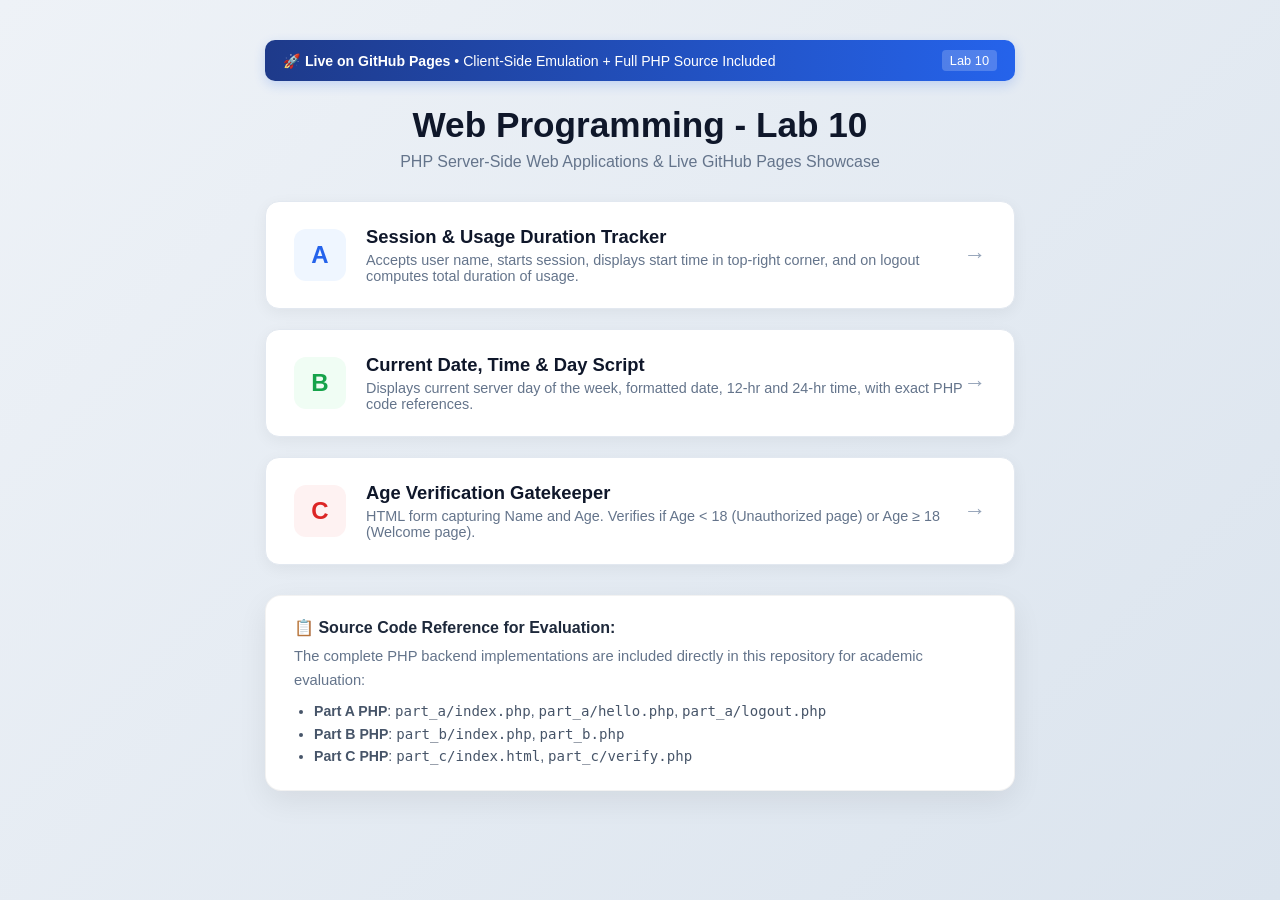
<file: index.html>
<!DOCTYPE html>
<html lang="en">
<head>
    <meta charset="UTF-8">
    <meta name="viewport" content="width=device-width, initial-scale=1.0">
    <title>Web Programming Lab 10 - Web Applications</title>
    <link rel="stylesheet" href="style.css">
    <style>
        .banner-gh-pages {
            background: linear-gradient(90deg, #1e3a8a, #2563eb);
            color: #ffffff;
            font-size: 0.88rem;
            padding: 10px 18px;
            border-radius: 10px;
            margin-bottom: 24px;
            display: flex;
            align-items: center;
            justify-content: space-between;
            box-shadow: 0 4px 12px rgba(37, 99, 235, 0.2);
        }
    </style>
</head>
<body>

    <div class="container">
        <!-- Live GitHub Pages Banner -->
        <div class="banner-gh-pages">
            <span>🚀 <strong>Live on GitHub Pages</strong> &bull; Client-Side Emulation + Full PHP Source Included</span>
            <span style="font-size: 0.8rem; background: rgba(255,255,255,0.2); padding: 3px 8px; border-radius: 4px;">Lab 10</span>
        </div>

        <!-- Main Header -->
        <header class="main-header">
            <h1>Web Programming - Lab 10</h1>
            <p>PHP Server-Side Web Applications &amp; Live GitHub Pages Showcase</p>
        </header>

        <!-- Navigation Portal Cards -->
        <div class="portal-grid">
            
            <!-- Part A -->
            <a href="part_a/index.html" class="portal-card">
                <div class="portal-info">
                    <div class="portal-badge">A</div>
                    <div class="portal-content">
                        <h3>Session &amp; Usage Duration Tracker</h3>
                        <p>Accepts user name, starts session, displays start time in top-right corner, and on logout computes total duration of usage.</p>
                    </div>
                </div>
                <div class="arrow-icon">→</div>
            </a>

            <!-- Part B -->
            <a href="part_b/index.html" class="portal-card">
                <div class="portal-info">
                    <div class="portal-badge" style="background: #f0fdf4; color: #16a34a;">B</div>
                    <div class="portal-content">
                        <h3>Current Date, Time &amp; Day Script</h3>
                        <p>Displays current server day of the week, formatted date, 12-hr and 24-hr time, with exact PHP code references.</p>
                    </div>
                </div>
                <div class="arrow-icon">→</div>
            </a>

            <!-- Part C -->
            <a href="part_c/index.html" class="portal-card">
                <div class="portal-info">
                    <div class="portal-badge" style="background: #fef2f2; color: #dc2626;">C</div>
                    <div class="portal-content">
                        <h3>Age Verification Gatekeeper</h3>
                        <p>HTML form capturing Name and Age. Verifies if Age &lt; 18 (Unauthorized page) or Age &ge; 18 (Welcome page).</p>
                    </div>
                </div>
                <div class="arrow-icon">→</div>
            </a>

        </div>

        <!-- Information Footer Card -->
        <div class="card" style="margin-top: 30px; padding: 22px 28px; background: #ffffff;">
            <h4 style="margin-bottom: 8px; color: #1e293b; font-size: 1rem;">📋 Source Code Reference for Evaluation:</h4>
            <p style="color: #64748b; font-size: 0.92rem; line-height: 1.6; margin-bottom: 8px;">
                The complete PHP backend implementations are included directly in this repository for academic evaluation:
            </p>
            <ul style="color: #475569; font-size: 0.88rem; padding-left: 20px; line-height: 1.6;">
                <li><strong>Part A PHP</strong>: <code>part_a/index.php</code>, <code>part_a/hello.php</code>, <code>part_a/logout.php</code></li>
                <li><strong>Part B PHP</strong>: <code>part_b/index.php</code>, <code>part_b.php</code></li>
                <li><strong>Part C PHP</strong>: <code>part_c/index.html</code>, <code>part_c/verify.php</code></li>
            </ul>
        </div>
    </div>

</body>
</html>
</file>
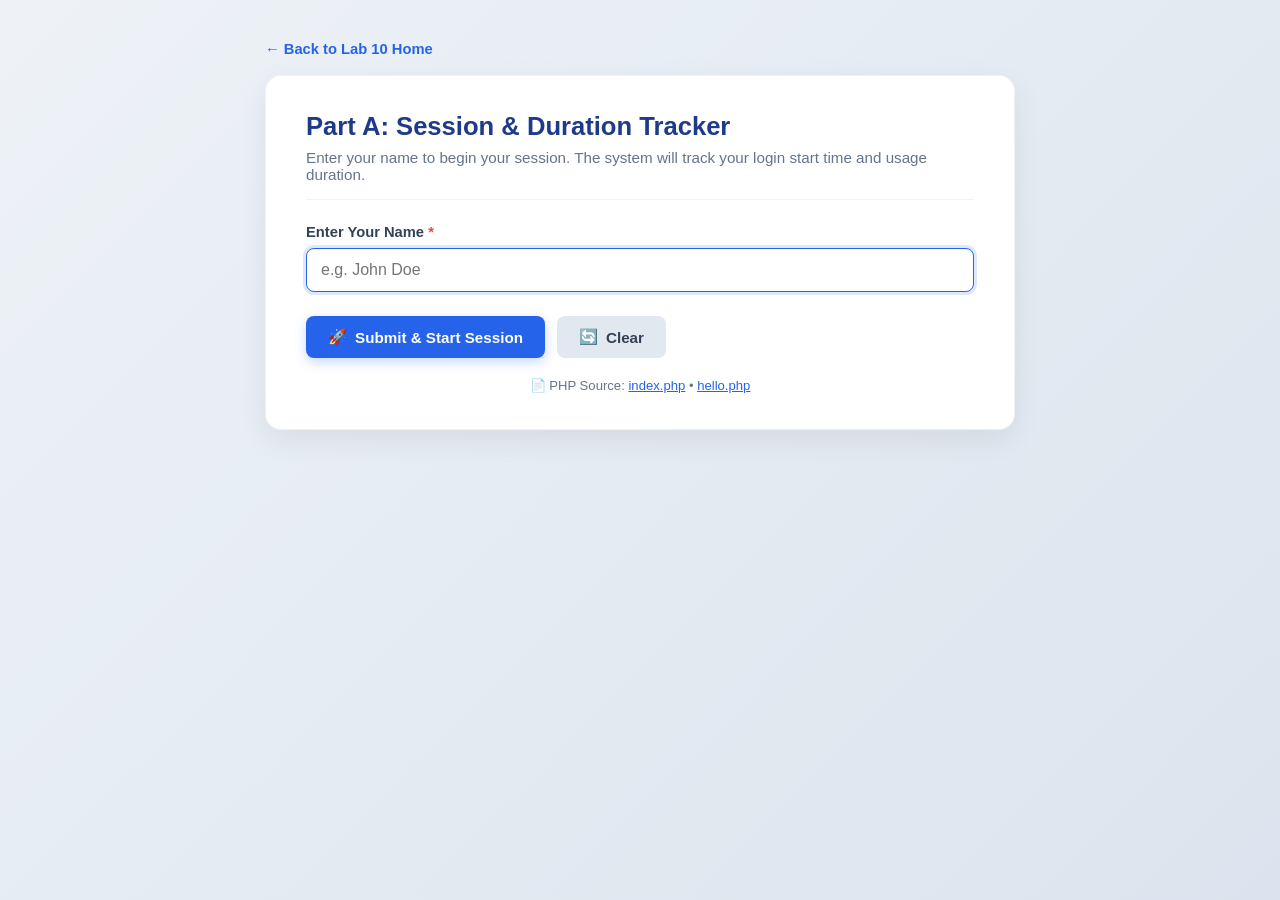
<file: part_a/index.html>
<!DOCTYPE html>
<html lang="en">
<head>
    <meta charset="UTF-8">
    <meta name="viewport" content="width=device-width, initial-scale=1.0">
    <title>Lab 10 (a) - User Login &amp; Session Tracker</title>
    <link rel="stylesheet" href="../style.css">
</head>
<body>

    <div class="container">
        <a href="../index.html" class="back-link">← Back to Lab 10 Home</a>

        <div class="card">
            <h2 class="card-title">Part A: Session &amp; Duration Tracker</h2>
            <p class="card-desc">Enter your name to begin your session. The system will track your login start time and usage duration.</p>

            <form id="sessionForm">
                <div class="form-group">
                    <label for="userName">Enter Your Name <span style="color: #ef4444;">*</span></label>
                    <input type="text" id="userName" name="name" placeholder="e.g. John Doe" required autofocus autocomplete="off">
                </div>

                <div class="btn-group">
                    <button type="submit" class="btn btn-primary">
                        <span>🚀</span> Submit &amp; Start Session
                    </button>
                    <button type="reset" class="btn btn-secondary">
                        <span>🔄</span> Clear
                    </button>
                </div>
            </form>

            <div style="margin-top: 20px; font-size: 0.82rem; color: #64748b; text-align: center;">
                📄 PHP Source: <a href="index.php" style="color: #2563eb;">index.php</a> &bull; <a href="hello.php" style="color: #2563eb;">hello.php</a>
            </div>
        </div>
    </div>

    <script>
        // Check if already in active session
        if (sessionStorage.getItem('lab10_user_name')) {
            window.location.href = 'hello.html';
        }

        const form = document.getElementById('sessionForm');
        form.addEventListener('submit', function(e) {
            e.preventDefault();
            const name = document.getElementById('userName').value.trim();
            if (!name) return;

            // Emulate PHP session_start() & $_SESSION['user_name'], $_SESSION['start_timestamp']
            const now = new Date();
            sessionStorage.setItem('lab10_user_name', name);
            sessionStorage.setItem('lab10_start_timestamp', Date.now().toString());
            sessionStorage.setItem('lab10_start_time_str', now.toLocaleTimeString('en-US', { hour: '2-digit', minute: '2-digit', second: '2-digit', hour12: true }));
            sessionStorage.setItem('lab10_start_date_str', now.toLocaleDateString('en-GB'));

            window.location.href = 'hello.html';
        });
    </script>

</body>
</html>
</file>
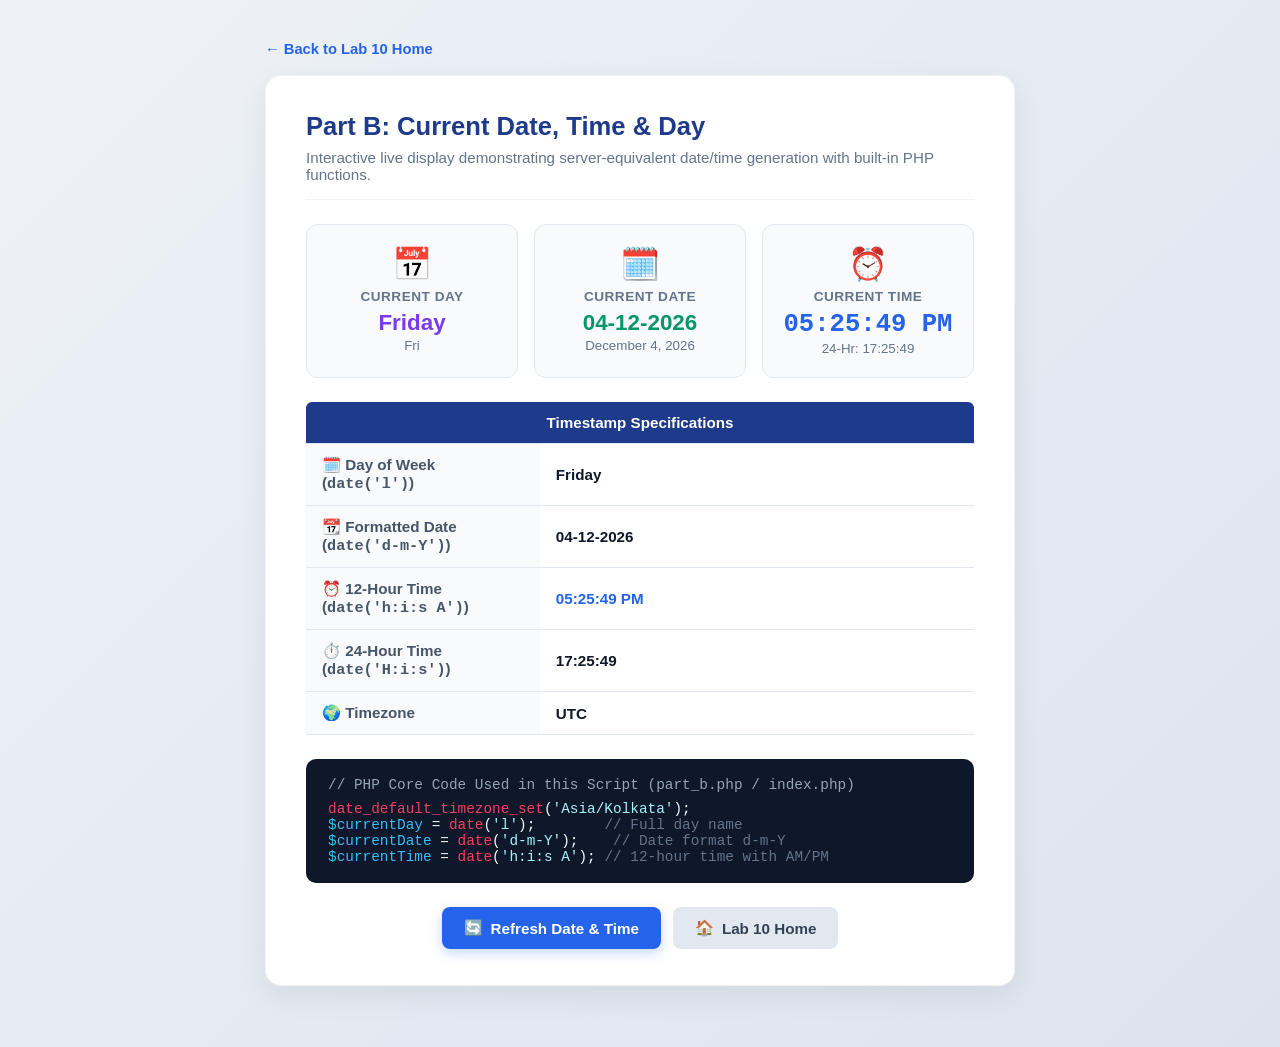
<file: part_b/index.html>
<!DOCTYPE html>
<html lang="en">
<head>
    <meta charset="UTF-8">
    <meta name="viewport" content="width=device-width, initial-scale=1.0">
    <title>Lab 10 (b) - Current Date, Time and Day</title>
    <link rel="stylesheet" href="../style.css">
</head>
<body>

    <div class="container">
        <a href="../index.html" class="back-link">← Back to Lab 10 Home</a>

        <div class="card">
            <h2 class="card-title">Part B: Current Date, Time &amp; Day</h2>
            <p class="card-desc">Interactive live display demonstrating server-equivalent date/time generation with built-in PHP functions.</p>

            <!-- Main Display Cards -->
            <div class="datetime-display">
                <!-- Day Card -->
                <div class="dt-card">
                    <div class="icon">📅</div>
                    <div class="title">Current Day</div>
                    <div class="value" id="dispDay" style="color: #7c3aed;">Loading...</div>
                    <small id="dispShortDay" style="color: #64748b;">--</small>
                </div>

                <!-- Date Card -->
                <div class="dt-card">
                    <div class="icon">🗓️</div>
                    <div class="title">Current Date</div>
                    <div class="value" id="dispDate" style="color: #059669;">Loading...</div>
                    <small id="dispFormalDate" style="color: #64748b;">--</small>
                </div>

                <!-- Time Card -->
                <div class="dt-card time-card">
                    <div class="icon">⏰</div>
                    <div class="title">Current Time</div>
                    <div class="value" id="dispTime12">--:--:--</div>
                    <small id="dispTime24" style="color: #64748b;">24-Hr: --:--:--</small>
                </div>
            </div>

            <!-- Detailed Breakdown Table -->
            <table class="info-table" style="margin-top: 20px;">
                <thead>
                    <tr>
                        <th colspan="2" style="background: #1e3a8a; color: white; text-align: center; border-radius: 6px 6px 0 0;">
                            Timestamp Specifications
                        </th>
                    </tr>
                </thead>
                <tbody>
                    <tr>
                        <th>🗓️ Day of Week (<code>date('l')</code>)</th>
                        <td><strong id="tblDay">--</strong></td>
                    </tr>
                    <tr>
                        <th>📆 Formatted Date (<code>date('d-m-Y')</code>)</th>
                        <td><strong id="tblDate">--</strong></td>
                    </tr>
                    <tr>
                        <th>⏰ 12-Hour Time (<code>date('h:i:s A')</code>)</th>
                        <td><span id="tblTime12" style="color: #2563eb; font-weight: 700;">--</span></td>
                    </tr>
                    <tr>
                        <th>⏱️ 24-Hour Time (<code>date('H:i:s')</code>)</th>
                        <td><span id="tblTime24">--</span></td>
                    </tr>
                    <tr>
                        <th>🌍 Timezone</th>
                        <td id="tblTz">Asia/Kolkata (IST)</td>
                    </tr>
                </tbody>
            </table>

            <!-- PHP Code Snippet -->
            <div style="background: #0f172a; color: #f8fafc; padding: 18px 22px; border-radius: 10px; margin-top: 24px; font-family: 'Courier New', Courier, monospace; font-size: 0.9rem; overflow-x: auto;">
                <div style="color: #94a3b8; margin-bottom: 8px;">// PHP Core Code Used in this Script (part_b.php / index.php)</div>
                <div><span style="color: #f43f5e;">date_default_timezone_set</span>(<span style="color: #a5f3fc;">'Asia/Kolkata'</span>);</div>
                <div><span style="color: #38bdf8;">$currentDay</span>  = <span style="color: #f43f5e;">date</span>(<span style="color: #a5f3fc;">'l'</span>); &nbsp;&nbsp;&nbsp;&nbsp;&nbsp;&nbsp;&nbsp;<span style="color: #64748b;">// Full day name</span></div>
                <div><span style="color: #38bdf8;">$currentDate</span> = <span style="color: #f43f5e;">date</span>(<span style="color: #a5f3fc;">'d-m-Y'</span>); &nbsp;&nbsp;&nbsp;<span style="color: #64748b;">// Date format d-m-Y</span></div>
                <div><span style="color: #38bdf8;">$currentTime</span> = <span style="color: #f43f5e;">date</span>(<span style="color: #a5f3fc;">'h:i:s A'</span>); <span style="color: #64748b;">// 12-hour time with AM/PM</span></div>
            </div>

            <div class="btn-group" style="justify-content: center; margin-top: 24px;">
                <button type="button" class="btn btn-primary" onclick="updateTime()">
                    <span>🔄</span> Refresh Date &amp; Time
                </button>
                <a href="../index.html" class="btn btn-secondary">
                    <span>🏠</span> Lab 10 Home
                </a>
            </div>

        </div>
    </div>

    <script>
        function updateTime() {
            const now = new Date();
            const days = ['Sunday', 'Monday', 'Tuesday', 'Wednesday', 'Thursday', 'Friday', 'Saturday'];
            const shortDays = ['Sun', 'Mon', 'Tue', 'Wed', 'Thu', 'Fri', 'Sat'];
            const months = ['January', 'February', 'March', 'April', 'May', 'June', 'July', 'August', 'September', 'October', 'November', 'December'];

            const dayName = days[now.getDay()];
            const shortDayName = shortDays[now.getDay()];
            const d = String(now.getDate()).padStart(2, '0');
            const m = String(now.getMonth() + 1).padStart(2, '0');
            const y = now.getFullYear();

            const dateStr = `${d}-${m}-${y}`;
            const formalDateStr = `${months[now.getMonth()]} ${now.getDate()}, ${y}`;

            const time12Str = now.toLocaleTimeString('en-US', { hour: '2-digit', minute: '2-digit', second: '2-digit', hour12: true });
            const time24Str = now.toLocaleTimeString('en-GB', { hour: '2-digit', minute: '2-digit', second: '2-digit', hour12: false });

            document.getElementById('dispDay').textContent = dayName;
            document.getElementById('dispShortDay').textContent = shortDayName;
            document.getElementById('dispDate').textContent = dateStr;
            document.getElementById('dispFormalDate').textContent = formalDateStr;
            document.getElementById('dispTime12').textContent = time12Str;
            document.getElementById('dispTime24').textContent = `24-Hr: ${time24Str}`;

            document.getElementById('tblDay').textContent = dayName;
            document.getElementById('tblDate').textContent = dateStr;
            document.getElementById('tblTime12').textContent = time12Str;
            document.getElementById('tblTime24').textContent = time24Str;
            document.getElementById('tblTz').textContent = Intl.DateTimeFormat().resolvedOptions().timeZone || 'Asia/Kolkata';
        }

        updateTime();
        setInterval(updateTime, 1000);
    </script>

</body>
</html>
</file>
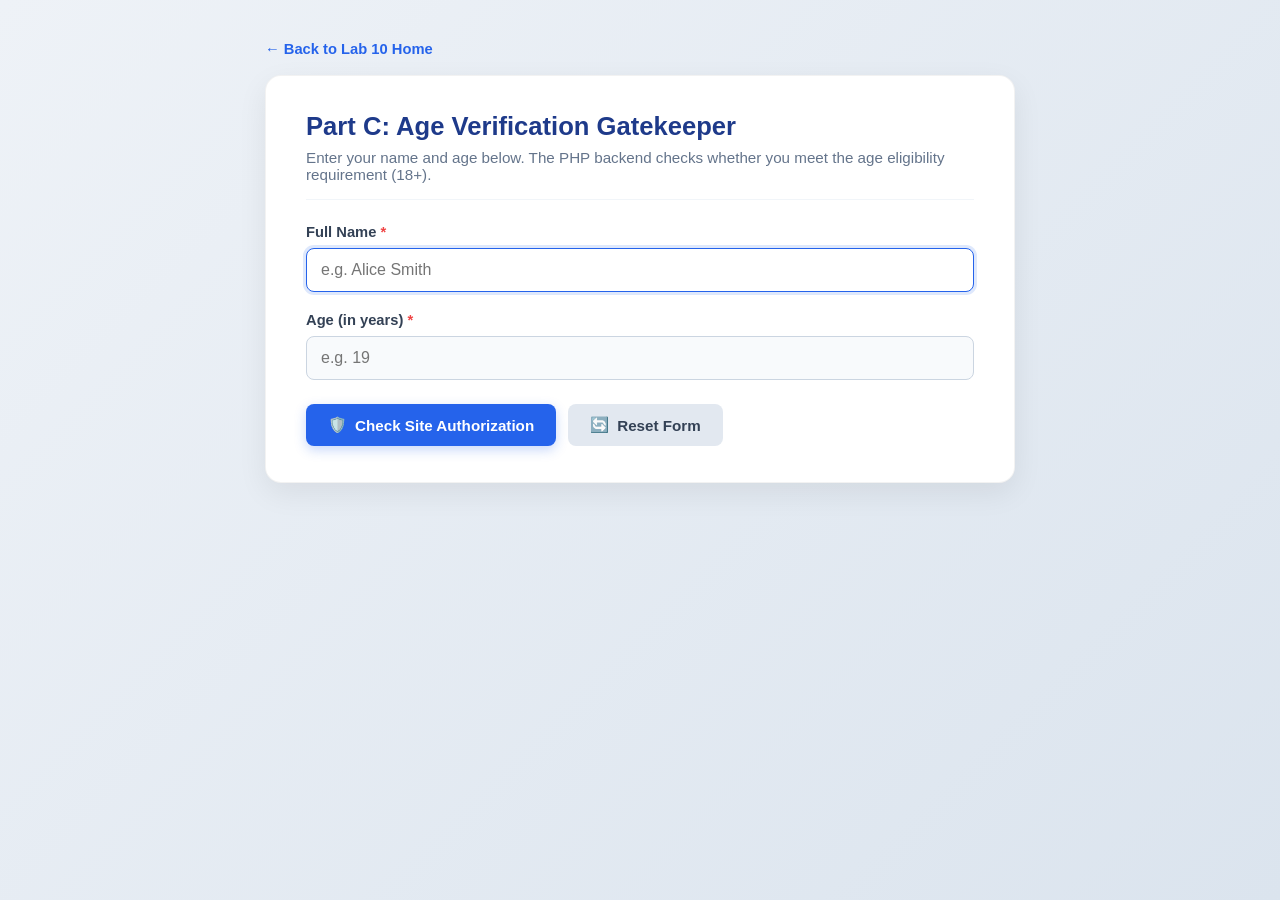
<file: part_c/index.html>
<!DOCTYPE html>
<html lang="en">
<head>
    <meta charset="UTF-8">
    <meta name="viewport" content="width=device-width, initial-scale=1.0">
    <title>Lab 10 (c) - Age Verification Form</title>
    <link rel="stylesheet" href="../style.css">
</head>
<body>

    <div class="container">
        <a href="../index.php" class="back-link">← Back to Lab 10 Home</a>

        <div class="card">
            <h2 class="card-title">Part C: Age Verification Gatekeeper</h2>
            <p class="card-desc">Enter your name and age below. The PHP backend checks whether you meet the age eligibility requirement (18+).</p>

            <!-- Requirement: Takes name and age from an HTML page -->
            <form action="verify.php" method="POST">
                <!-- User Name -->
                <div class="form-group">
                    <label for="userName">Full Name <span style="color: #ef4444;">*</span></label>
                    <input type="text" id="userName" name="name" placeholder="e.g. Alice Smith" required autofocus>
                </div>

                <!-- User Age -->
                <div class="form-group">
                    <label for="userAge">Age (in years) <span style="color: #ef4444;">*</span></label>
                    <input type="number" id="userAge" name="age" placeholder="e.g. 19" min="1" max="125" required>
                </div>

                <div class="btn-group">
                    <button type="submit" class="btn btn-primary">
                        <span>🛡️</span> Check Site Authorization
                    </button>
                    <button type="reset" class="btn btn-secondary">
                        <span>🔄</span> Reset Form
                    </button>
                </div>
            </form>
        </div>
    </div>

</body>
</html>
</file>
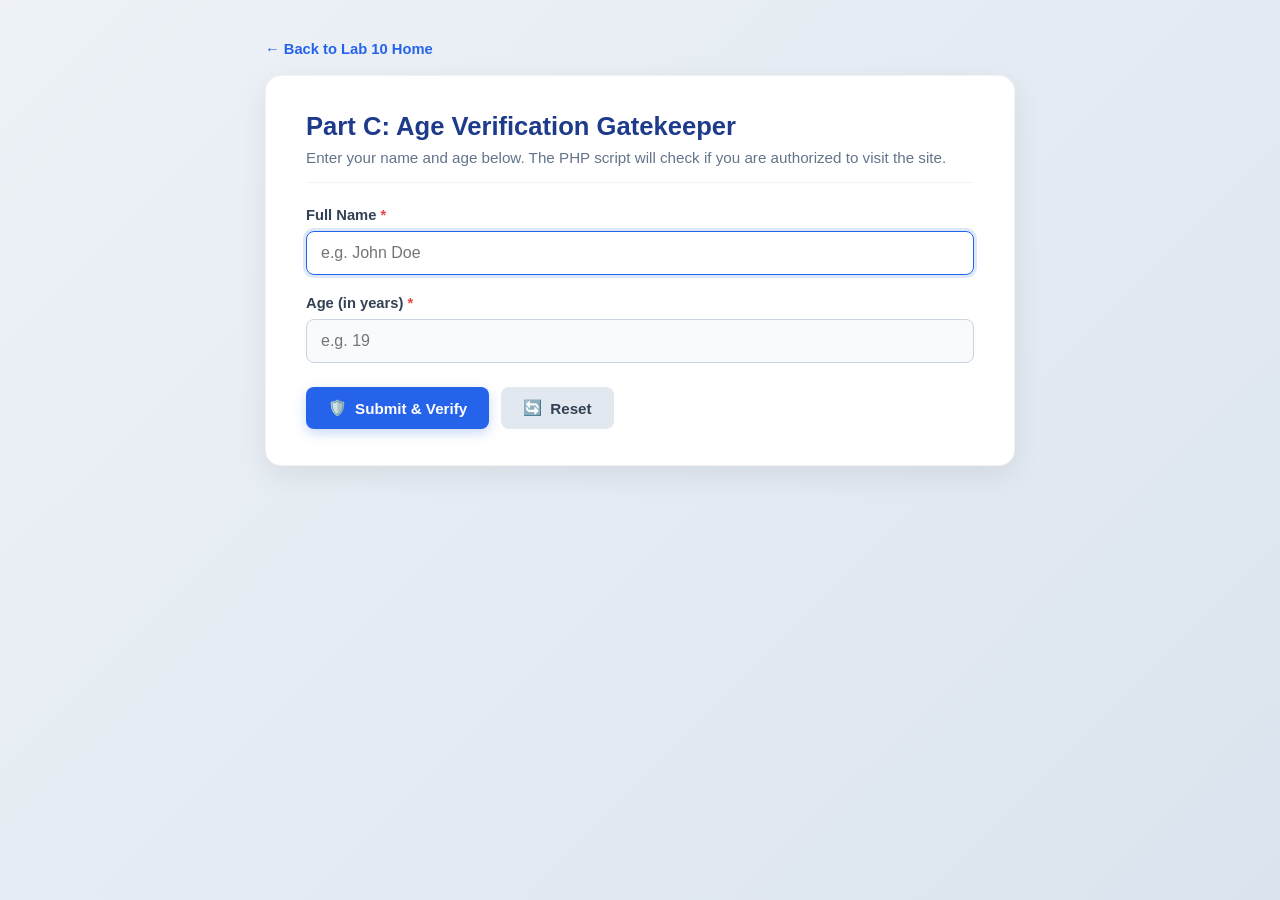
<file: part_c.html>
<!DOCTYPE html>
<html lang="en">
<head>
    <meta charset="UTF-8">
    <meta name="viewport" content="width=device-width, initial-scale=1.0">
    <title>Lab 10 (c) - Age Verification</title>
    <link rel="stylesheet" href="style.css">
</head>
<body>

    <div class="container">
        <a href="index.php" class="back-link">← Back to Lab 10 Home</a>

        <div class="card">
            <h2 class="card-title">Part C: Age Verification Gatekeeper</h2>
            <p class="card-desc">Enter your name and age below. The PHP script will check if you are authorized to visit the site.</p>

            <form action="part_c/verify.php" method="POST">
                <div class="form-group">
                    <label for="userName">Full Name <span style="color: #ef4444;">*</span></label>
                    <input type="text" id="userName" name="name" placeholder="e.g. John Doe" required autofocus>
                </div>

                <div class="form-group">
                    <label for="userAge">Age (in years) <span style="color: #ef4444;">*</span></label>
                    <input type="number" id="userAge" name="age" placeholder="e.g. 19" min="1" max="125" required>
                </div>

                <div class="btn-group">
                    <button type="submit" class="btn btn-primary">
                        <span>🛡️</span> Submit &amp; Verify
                    </button>
                    <button type="reset" class="btn btn-secondary">
                        <span>🔄</span> Reset
                    </button>
                </div>
            </form>
        </div>
    </div>

</body>
</html>
</file>
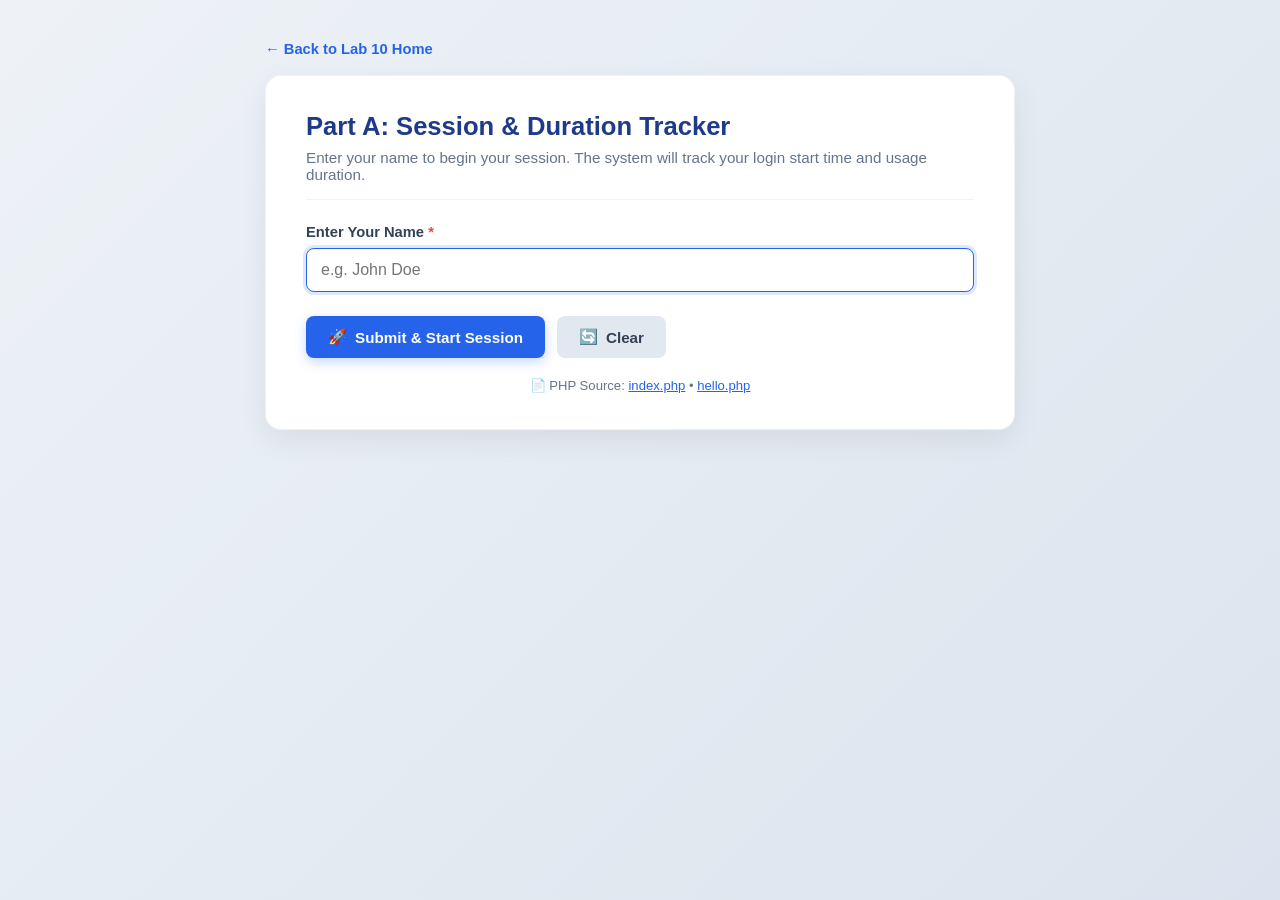
<file: part_a/hello.html>
<!DOCTYPE html>
<html lang="en">
<head>
    <meta charset="UTF-8">
    <meta name="viewport" content="width=device-width, initial-scale=1.0">
    <title>Hello User - Active Session</title>
    <link rel="stylesheet" href="../style.css">
</head>
<body>

    <div class="container">
        <!-- Card with Top-Right Start Time Indicator -->
        <div class="card" style="padding-top: 50px;">
            
            <!-- Requirement: Start time at the right top corner of the page -->
            <div class="top-right-timer" title="Session Start Time">
                <span class="timer-label">⏱️ Start Time:</span>
                <span id="topRightTime" class="timer-value">--:--:--</span>
            </div>

            <h2 class="card-title" style="font-size: 2.2rem; color: #1e3a8a;">
                Hello, <span id="helloName" style="color: #2563eb;">User</span>! 👋
            </h2>
            <p class="card-desc">Welcome to your dashboard. Your session is active and being recorded in session memory.</p>

            <table class="info-table">
                <tbody>
                    <tr>
                        <th>👤 Logged In As</th>
                        <td id="outUserName">User</td>
                    </tr>
                    <tr>
                        <th>📅 Session Date</th>
                        <td id="outStartDate">--/--/----</td>
                    </tr>
                    <tr>
                        <th>⏰ Start Time</th>
                        <td><span id="outStartTime" style="color: #2563eb; font-weight: 700;">--:--:--</span></td>
                    </tr>
                    <tr>
                        <th>🟢 Session Status</th>
                        <td><span style="color: #16a34a; font-weight: 700;">Active</span></td>
                    </tr>
                </tbody>
            </table>

            <div style="background: #f1f5f9; padding: 14px 18px; border-radius: 8px; margin: 20px 0; font-size: 0.92rem; color: #475569;">
                💡 <em>Click the <strong>Logout</strong> button below whenever you're finished. You will be taken to a logout summary page showing your total duration of usage.</em>
            </div>

            <!-- Requirement: Provides a logout button -->
            <form action="logout.html" method="GET" style="margin-top: 15px;">
                <button type="submit" class="btn btn-danger" style="width: 100%; padding: 14px;">
                    <span>🚪</span> Logout from Session
                </button>
            </form>

        </div>
    </div>

    <script>
        const userName = sessionStorage.getItem('lab10_user_name');
        const startTimeStr = sessionStorage.getItem('lab10_start_time_str');
        const startDateStr = sessionStorage.getItem('lab10_start_date_str');

        if (!userName) {
            window.location.href = 'index.html';
        } else {
            document.getElementById('helloName').textContent = userName;
            document.getElementById('outUserName').textContent = userName;
            document.getElementById('topRightTime').textContent = startTimeStr || '--:--:--';
            document.getElementById('outStartTime').textContent = startTimeStr || '--:--:--';
            document.getElementById('outStartDate').textContent = startDateStr || new Date().toLocaleDateString('en-GB');
            document.title = `Hello ${userName} - Active Session`;
        }
    </script>

</body>
</html>
</file>
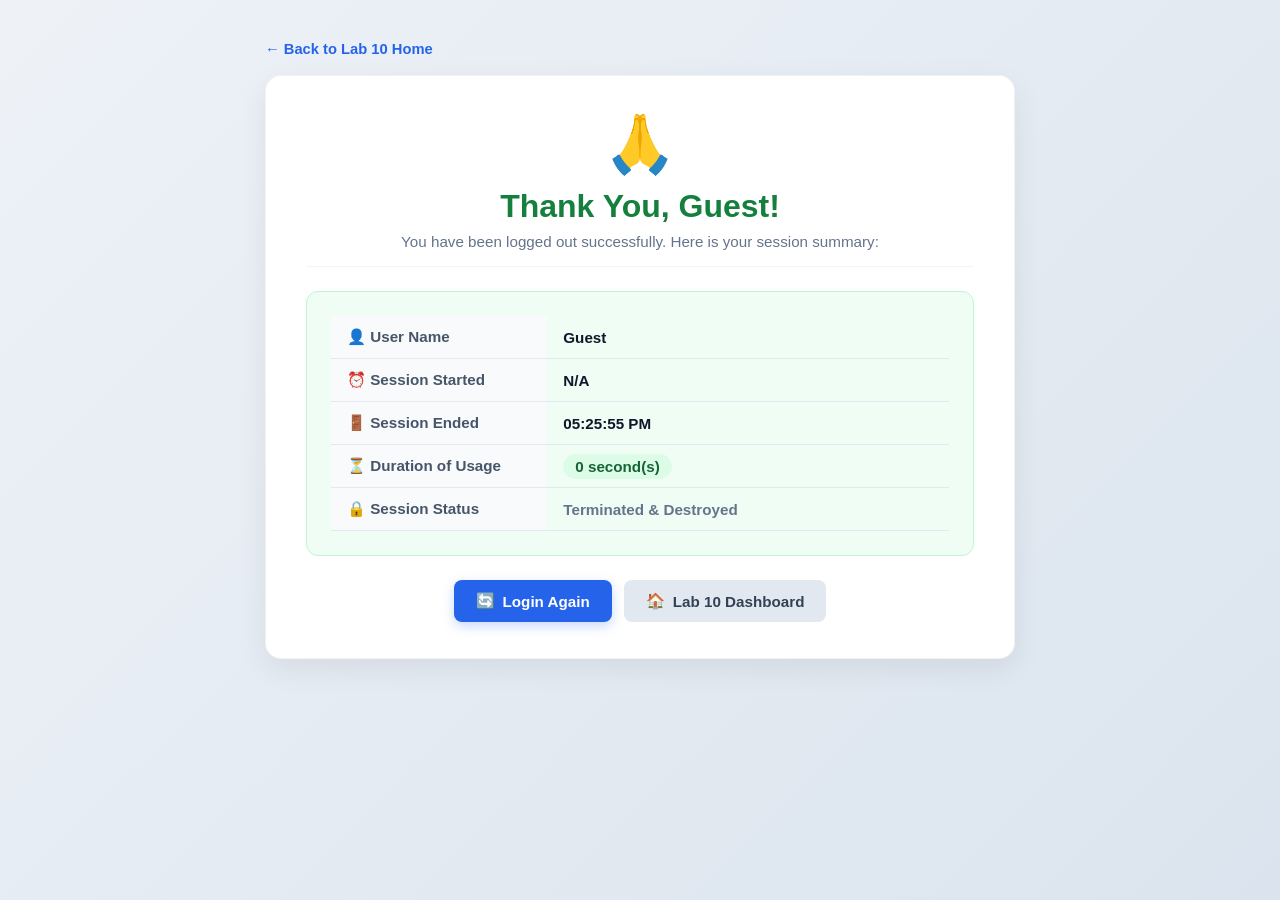
<file: part_a/logout.html>
<!DOCTYPE html>
<html lang="en">
<head>
    <meta charset="UTF-8">
    <meta name="viewport" content="width=device-width, initial-scale=1.0">
    <title>Thank You - Logout Summary</title>
    <link rel="stylesheet" href="../style.css">
</head>
<body>

    <div class="container">
        <a href="../index.html" class="back-link">← Back to Lab 10 Home</a>

        <div class="card" style="text-align: center;">
            <div style="font-size: 3.5rem; margin-bottom: 10px;">🙏</div>
            
            <!-- Requirement: Thank You message with the duration of usage -->
            <h2 class="card-title" style="font-size: 2rem; color: #15803d;">
                Thank You, <span id="thankYouName">User</span>!
            </h2>
            <p class="card-desc" style="text-align: center;">You have been logged out successfully. Here is your session summary:</p>

            <div style="background: #f0fdf4; border: 1.5px solid #bbf7d0; border-radius: 12px; padding: 24px; margin-bottom: 24px; text-align: left;">
                <table class="info-table" style="margin: 0;">
                    <tbody>
                        <tr>
                            <th>👤 User Name</th>
                            <td id="outName">User</td>
                        </tr>
                        <tr>
                            <th>⏰ Session Started</th>
                            <td id="outStartTime">--:--:--</td>
                        </tr>
                        <tr>
                            <th>🚪 Session Ended</th>
                            <td id="outEndTime">--:--:--</td>
                        </tr>
                        <tr>
                            <th>⏳ Duration of Usage</th>
                            <td>
                                <span id="outDuration" style="background: #dcfce7; color: #166534; padding: 4px 12px; border-radius: 20px; font-weight: 700;">
                                    0 seconds
                                </span>
                            </td>
                        </tr>
                        <tr>
                            <th>🔒 Session Status</th>
                            <td><span style="color: #64748b;">Terminated &amp; Destroyed</span></td>
                        </tr>
                    </tbody>
                </table>
            </div>

            <div class="btn-group" style="justify-content: center;">
                <a href="index.html" class="btn btn-primary">
                    <span>🔄</span> Login Again
                </a>
                <a href="../index.html" class="btn btn-secondary">
                    <span>🏠</span> Lab 10 Dashboard
                </a>
            </div>
        </div>
    </div>

    <script>
        const userName = sessionStorage.getItem('lab10_user_name') || 'Guest';
        const startTimeStr = sessionStorage.getItem('lab10_start_time_str') || 'N/A';
        const startTimestamp = parseInt(sessionStorage.getItem('lab10_start_timestamp') || Date.now().toString());
        
        const now = new Date();
        const endTimeStr = now.toLocaleTimeString('en-US', { hour: '2-digit', minute: '2-digit', second: '2-digit', hour12: true });

        // Calculate usage duration in seconds
        const durationSeconds = Math.max(0, Math.floor((Date.now() - startTimestamp) / 1000));
        const minutes = Math.floor(durationSeconds / 60);
        const seconds = durationSeconds % 60;

        let durationText = '';
        if (minutes > 0) {
            durationText = `${minutes} minute(s) and ${seconds} second(s) (${durationSeconds} total seconds)`;
        } else {
            durationText = `${durationSeconds} second(s)`;
        }

        document.getElementById('thankYouName').textContent = userName;
        document.getElementById('outName').textContent = userName;
        document.getElementById('outStartTime').textContent = startTimeStr;
        document.getElementById('outEndTime').textContent = endTimeStr;
        document.getElementById('outDuration').textContent = durationText;

        // Requirement: Clear and destroy session on logout
        sessionStorage.removeItem('lab10_user_name');
        sessionStorage.removeItem('lab10_start_timestamp');
        sessionStorage.removeItem('lab10_start_time_str');
        sessionStorage.removeItem('lab10_start_date_str');
    </script>

</body>
</html>
</file>
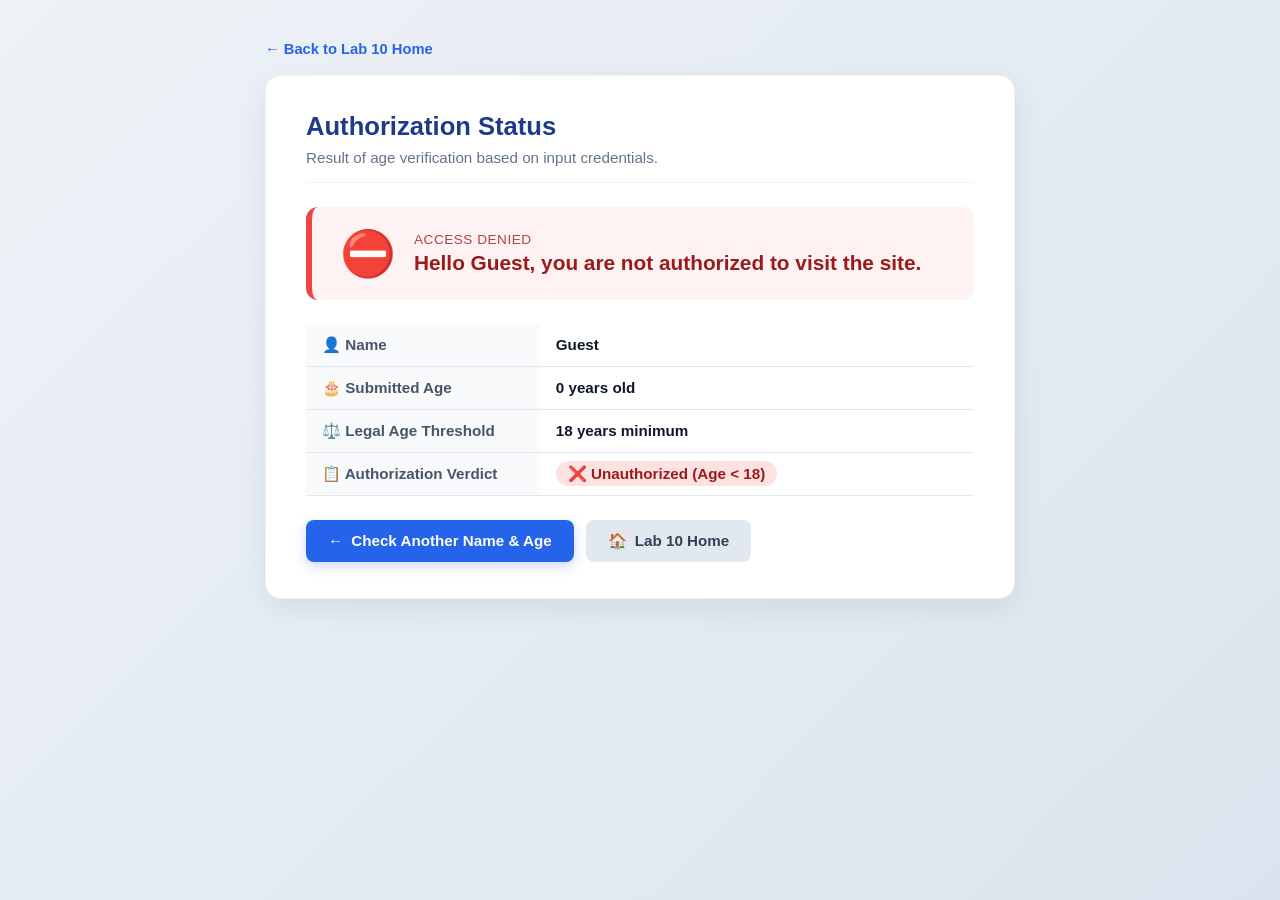
<file: part_c/verify.html>
<!DOCTYPE html>
<html lang="en">
<head>
    <meta charset="UTF-8">
    <meta name="viewport" content="width=device-width, initial-scale=1.0">
    <title>Lab 10 (c) - Age Verification Result</title>
    <link rel="stylesheet" href="../style.css">
</head>
<body>

    <div class="container">
        <a href="../index.html" class="back-link">← Back to Lab 10 Home</a>

        <div class="card">
            <h2 class="card-title">Authorization Status</h2>
            <p class="card-desc">Result of age verification based on input credentials.</p>

            <!-- Status Banner Message -->
            <div id="authBox" class="auth-box">
                <div id="authIcon" class="auth-icon"></div>
                <div>
                    <div id="authHeadline" style="font-size: 0.85rem; text-transform: uppercase; letter-spacing: 0.5px; opacity: 0.8; margin-bottom: 4px;"></div>
                    <div id="authMessage" class="auth-message"></div>
                </div>
            </div>

            <!-- Submission Details Summary -->
            <table class="info-table">
                <tbody>
                    <tr>
                        <th>👤 Name</th>
                        <td><strong id="outName">User</strong></td>
                    </tr>
                    <tr>
                        <th>🎂 Submitted Age</th>
                        <td><span id="outAge">0</span> years old</td>
                    </tr>
                    <tr>
                        <th>⚖️ Legal Age Threshold</th>
                        <td>18 years minimum</td>
                    </tr>
                    <tr>
                        <th>📋 Authorization Verdict</th>
                        <td id="outVerdict"></td>
                    </tr>
                </tbody>
            </table>

            <div class="btn-group">
                <a href="index.html" class="btn btn-primary">
                    <span>←</span> Check Another Name &amp; Age
                </a>
                <a href="../index.html" class="btn btn-secondary">
                    <span>🏠</span> Lab 10 Home
                </a>
            </div>

        </div>
    </div>

    <script>
        const urlParams = new URLSearchParams(window.location.search);
        const name = urlParams.get('name') || 'Guest';
        const age = parseInt(urlParams.get('age') || '0', 10);

        document.getElementById('outName').textContent = name;
        document.getElementById('outAge').textContent = age;

        const authBox = document.getElementById('authBox');
        const authIcon = document.getElementById('authIcon');
        const authHeadline = document.getElementById('authHeadline');
        const authMessage = document.getElementById('authMessage');
        const outVerdict = document.getElementById('outVerdict');

        // Part C Requirement Logic:
        // If age < 18: "Hello <name>, you are not authorized to visit the site"
        // Otherwise:   "Welcome <name> to this site"
        if (age < 18) {
            authBox.className = 'auth-box denied';
            authIcon.textContent = '⛔';
            authHeadline.textContent = 'Access Denied';
            authMessage.textContent = `Hello ${name}, you are not authorized to visit the site.`;
            outVerdict.innerHTML = `<span style="background: #fee2e2; color: #991b1b; padding: 4px 12px; border-radius: 20px; font-weight: 700;">❌ Unauthorized (Age < 18)</span>`;
            document.title = 'Lab 10 (c) - Access Denied';
        } else {
            authBox.className = 'auth-box granted';
            authIcon.textContent = '🎉';
            authHeadline.textContent = 'Access Granted';
            authMessage.textContent = `Welcome ${name} to this site.`;
            outVerdict.innerHTML = `<span style="background: #dcfce7; color: #166534; padding: 4px 12px; border-radius: 20px; font-weight: 700;">✅ Authorized (Age ≥ 18)</span>`;
            document.title = 'Lab 10 (c) - Access Granted';
        }
    </script>

</body>
</html>
</file>
<file: style.css>
/* Lab 10 Stylesheet */
* {
    box-sizing: border-box;
    margin: 0;
    padding: 0;
}

body {
    font-family: 'Segoe UI', -apple-system, BlinkMacSystemFont, Roboto, Oxygen, Ubuntu, Cantarell, sans-serif;
    background: linear-gradient(135deg, #eef2f7 0%, #dbe4ee 100%);
    min-height: 100vh;
    padding: 40px 20px;
    color: #1e293b;
    display: flex;
    flex-direction: column;
    align-items: center;
    position: relative;
}

.container {
    width: 100%;
    max-width: 750px;
    margin: 0 auto;
}

/* Header */
.main-header {
    text-align: center;
    margin-bottom: 30px;
}

.main-header h1 {
    font-size: 2.2rem;
    color: #0f172a;
    margin-bottom: 8px;
    font-weight: 700;
}

.main-header p {
    color: #64748b;
    font-size: 1rem;
}

/* Card Container */
.card {
    background: #ffffff;
    border-radius: 16px;
    box-shadow: 0 10px 30px rgba(0, 0, 0, 0.07);
    padding: 36px 40px;
    border: 1px solid rgba(0, 0, 0, 0.05);
    margin-bottom: 24px;
    position: relative;
}

.card-title {
    font-size: 1.6rem;
    color: #1e3a8a;
    margin-bottom: 8px;
    font-weight: 700;
}

.card-desc {
    color: #64748b;
    font-size: 0.95rem;
    margin-bottom: 24px;
    border-bottom: 1.5px solid #f1f5f9;
    padding-bottom: 16px;
}

/* Forms */
.form-group {
    margin-bottom: 20px;
    display: flex;
    flex-direction: column;
}

label {
    font-size: 0.92rem;
    font-weight: 600;
    color: #334155;
    margin-bottom: 8px;
}

input[type="text"],
input[type="number"],
input[type="email"] {
    width: 100%;
    padding: 12px 14px;
    font-size: 1rem;
    border: 1.8px solid #cbd5e1;
    border-radius: 8px;
    outline: none;
    background-color: #f8fafc;
    color: #0f172a;
    transition: all 0.2s ease;
}

input:focus {
    border-color: #2563eb;
    background-color: #ffffff;
    box-shadow: 0 0 0 3px rgba(37, 99, 235, 0.15);
}

/* Buttons */
.btn {
    padding: 12px 22px;
    font-size: 0.95rem;
    font-weight: 600;
    border: none;
    border-radius: 8px;
    cursor: pointer;
    transition: all 0.2s ease;
    display: inline-flex;
    align-items: center;
    justify-content: center;
    gap: 8px;
    text-decoration: none;
}

.btn-primary {
    background-color: #2563eb;
    color: #ffffff;
    box-shadow: 0 4px 12px rgba(37, 99, 235, 0.25);
}

.btn-primary:hover {
    background-color: #1d4ed8;
    transform: translateY(-1px);
}

.btn-danger {
    background-color: #ef4444;
    color: #ffffff;
    box-shadow: 0 4px 12px rgba(239, 68, 68, 0.25);
}

.btn-danger:hover {
    background-color: #dc2626;
    transform: translateY(-1px);
}

.btn-secondary {
    background-color: #e2e8f0;
    color: #334155;
}

.btn-secondary:hover {
    background-color: #cbd5e1;
}

.btn-group {
    display: flex;
    gap: 12px;
    margin-top: 24px;
}

/* Part A: Top Right Timer */
.top-right-timer {
    position: absolute;
    top: 20px;
    right: 25px;
    background: #eff6ff;
    border: 1.5px solid #bfdbfe;
    padding: 8px 16px;
    border-radius: 30px;
    display: flex;
    align-items: center;
    gap: 8px;
    box-shadow: 0 2px 6px rgba(37, 99, 235, 0.1);
}

.timer-label {
    font-size: 0.82rem;
    color: #1e40af;
    font-weight: 600;
    text-transform: uppercase;
    letter-spacing: 0.5px;
}

.timer-value {
    font-size: 0.95rem;
    font-weight: 700;
    color: #1e3a8a;
    font-family: monospace;
}

/* Part B: Date & Time Display */
.datetime-display {
    display: grid;
    grid-template-columns: repeat(auto-fit, minmax(200px, 1fr));
    gap: 16px;
    margin: 24px 0;
}

.dt-card {
    background: #f8fafc;
    border: 1.5px solid #e2e8f0;
    border-radius: 12px;
    padding: 20px;
    text-align: center;
}

.dt-card .icon {
    font-size: 2rem;
    margin-bottom: 6px;
}

.dt-card .title {
    font-size: 0.85rem;
    text-transform: uppercase;
    color: #64748b;
    font-weight: 600;
    letter-spacing: 0.5px;
    margin-bottom: 6px;
}

.dt-card .value {
    font-size: 1.4rem;
    font-weight: 700;
    color: #0f172a;
}

.dt-card.time-card .value {
    color: #2563eb;
    font-family: monospace;
    font-size: 1.6rem;
}

/* Part C: Status Boxes */
.auth-box {
    padding: 24px 28px;
    border-radius: 12px;
    margin: 24px 0;
    display: flex;
    align-items: center;
    gap: 18px;
}

.auth-box.denied {
    background-color: #fef2f2;
    border-left: 6px solid #ef4444;
    color: #991b1b;
}

.auth-box.granted {
    background-color: #f0fdf4;
    border-left: 6px solid #22c55e;
    color: #15803d;
}

.auth-box .auth-icon {
    font-size: 2.8rem;
    line-height: 1;
}

.auth-box .auth-message {
    font-size: 1.3rem;
    font-weight: 700;
}

.auth-details {
    background: #f8fafc;
    border: 1px solid #e2e8f0;
    border-radius: 8px;
    padding: 14px 18px;
    font-size: 0.95rem;
    color: #475569;
    margin-bottom: 20px;
}

/* Nav Portal Grid (Main Dashboard) */
.portal-grid {
    display: grid;
    grid-template-columns: 1fr;
    gap: 20px;
}

.portal-card {
    background: #ffffff;
    border-radius: 14px;
    padding: 24px 28px;
    box-shadow: 0 4px 15px rgba(0, 0, 0, 0.05);
    border: 1.5px solid #e2e8f0;
    display: flex;
    align-items: center;
    justify-content: space-between;
    text-decoration: none;
    color: inherit;
    transition: all 0.25s ease;
}

.portal-card:hover {
    transform: translateY(-3px);
    border-color: #3b82f6;
    box-shadow: 0 8px 25px rgba(59, 130, 246, 0.15);
}

.portal-info {
    display: flex;
    align-items: center;
    gap: 20px;
}

.portal-badge {
    width: 52px;
    height: 52px;
    border-radius: 12px;
    background: #eff6ff;
    color: #2563eb;
    display: flex;
    align-items: center;
    justify-content: center;
    font-size: 1.5rem;
    font-weight: 700;
    flex-shrink: 0;
}

.portal-content h3 {
    font-size: 1.15rem;
    color: #0f172a;
    margin-bottom: 4px;
}

.portal-content p {
    font-size: 0.9rem;
    color: #64748b;
}

.arrow-icon {
    font-size: 1.4rem;
    color: #94a3b8;
    transition: transform 0.2s;
}

.portal-card:hover .arrow-icon {
    transform: translateX(4px);
    color: #2563eb;
}

/* Stats Info Box */
.info-table {
    width: 100%;
    border-collapse: collapse;
    margin: 16px 0;
}

.info-table th,
.info-table td {
    padding: 12px 16px;
    text-align: left;
    border-bottom: 1px solid #e2e8f0;
    font-size: 0.95rem;
}

.info-table th {
    background: #f8fafc;
    color: #475569;
    width: 35%;
}

.info-table td {
    color: #0f172a;
    font-weight: 600;
}

.back-link {
    display: inline-flex;
    align-items: center;
    gap: 6px;
    margin-bottom: 18px;
    color: #2563eb;
    text-decoration: none;
    font-size: 0.92rem;
    font-weight: 600;
}

.back-link:hover {
    text-decoration: underline;
}

/* Responsive */
@media (max-width: 650px) {
    .card {
        padding: 26px 20px;
    }
    .top-right-timer {
        position: static;
        margin-bottom: 18px;
        align-self: flex-start;
        display: inline-flex;
    }
    .btn-group {
        flex-direction: column;
    }
    .portal-card {
        flex-direction: column;
        align-items: flex-start;
        gap: 16px;
    }
}
</file>
